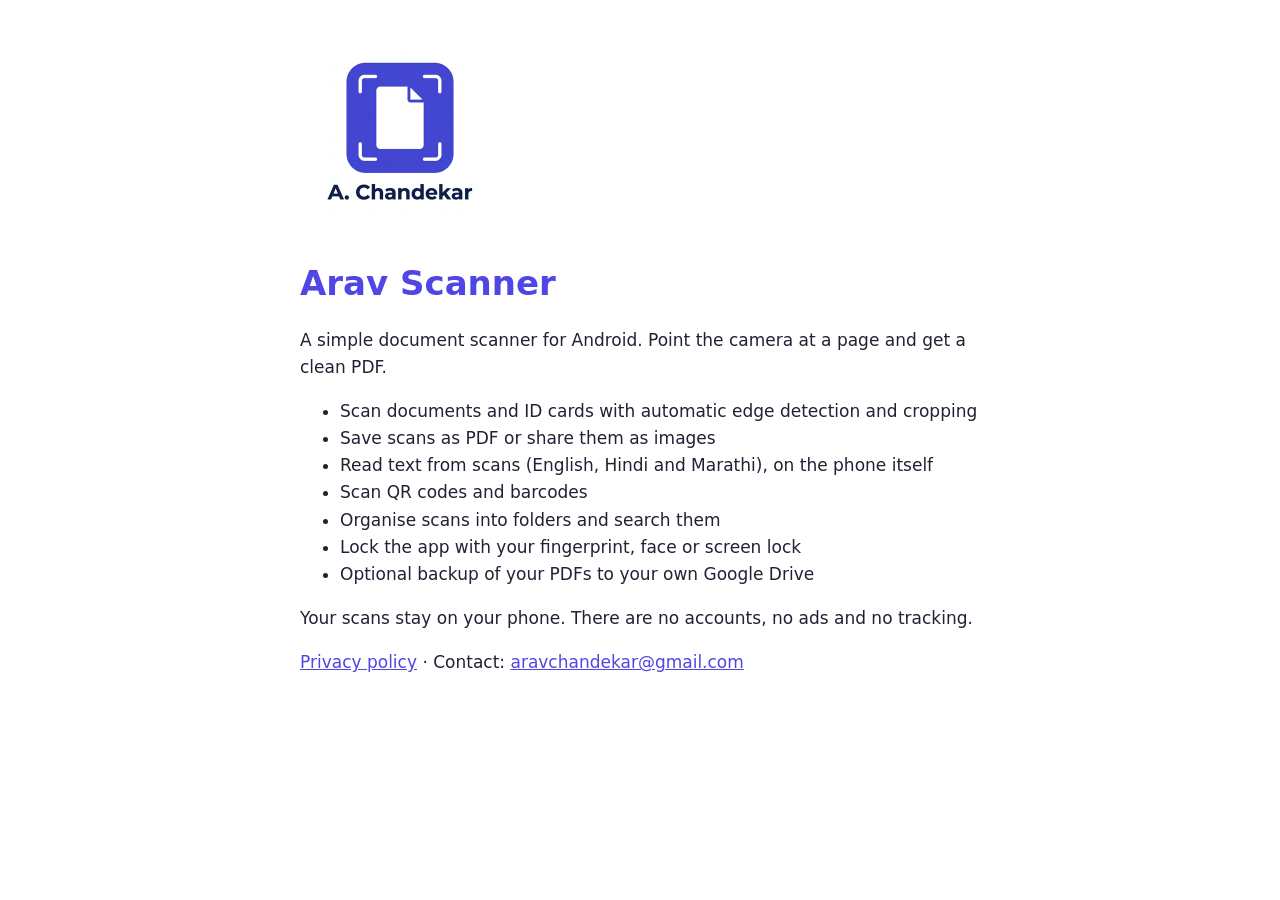
<file: index.html>
<!doctype html>
<html lang="en">
<head>
<meta charset="utf-8">
<meta name="viewport" content="width=device-width, initial-scale=1">
<title>Arav Scanner</title>
<link rel="stylesheet" href="style.css">
<link rel="icon" href="logo.png">
</head>
<body>
<main>
<img src="logo.png" alt="A. Chandekar logo" width="200" height="200">
<h1>Arav Scanner</h1>
<p>A simple document scanner for Android. Point the camera at a page and get a clean PDF.</p>
<ul>
<li>Scan documents and ID cards with automatic edge detection and cropping</li>
<li>Save scans as PDF or share them as images</li>
<li>Read text from scans (English, Hindi and Marathi), on the phone itself</li>
<li>Scan QR codes and barcodes</li>
<li>Organise scans into folders and search them</li>
<li>Lock the app with your fingerprint, face or screen lock</li>
<li>Optional backup of your PDFs to your own Google Drive</li>
</ul>
<p>Your scans stay on your phone. There are no accounts, no ads and no tracking.</p>
<p><a href="privacy.html">Privacy policy</a> · Contact: <a href="mailto:aravchandekar@gmail.com">aravchandekar@gmail.com</a></p>
</main>
</body>
</html>
</file>
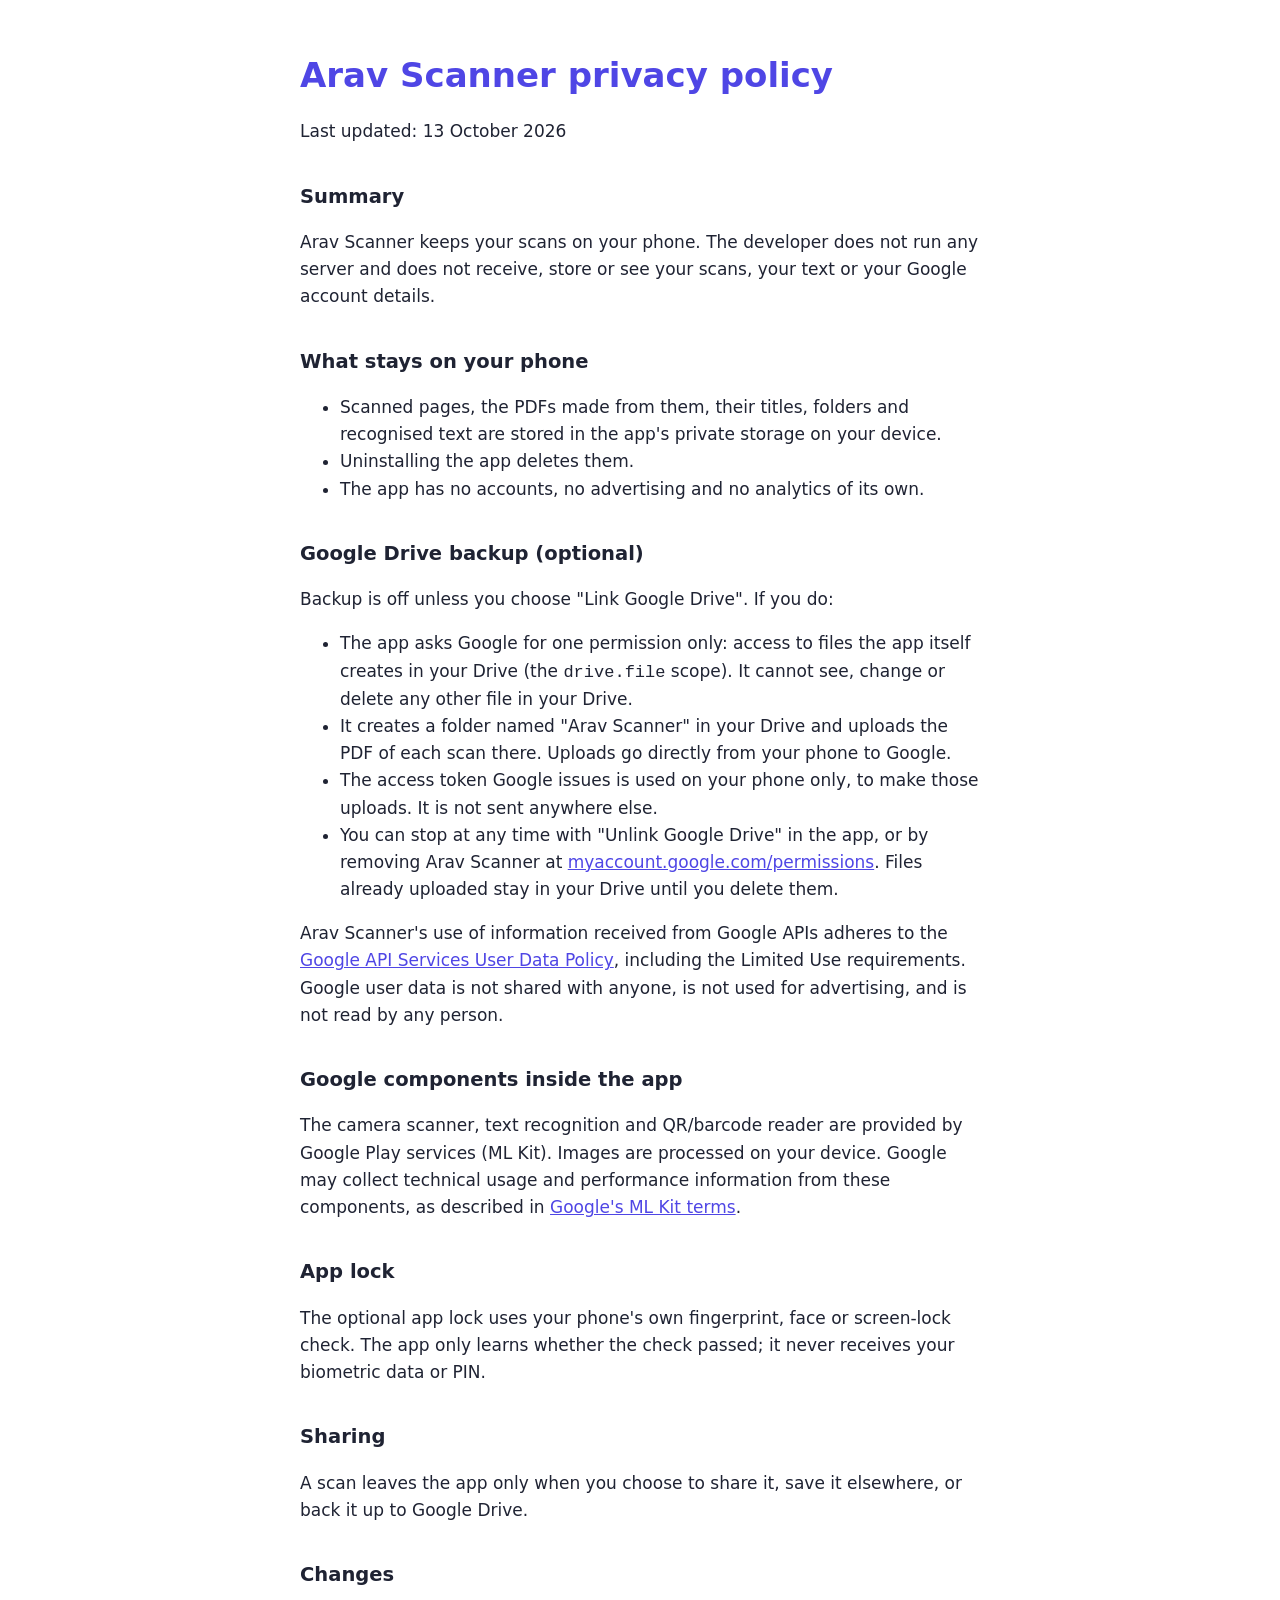
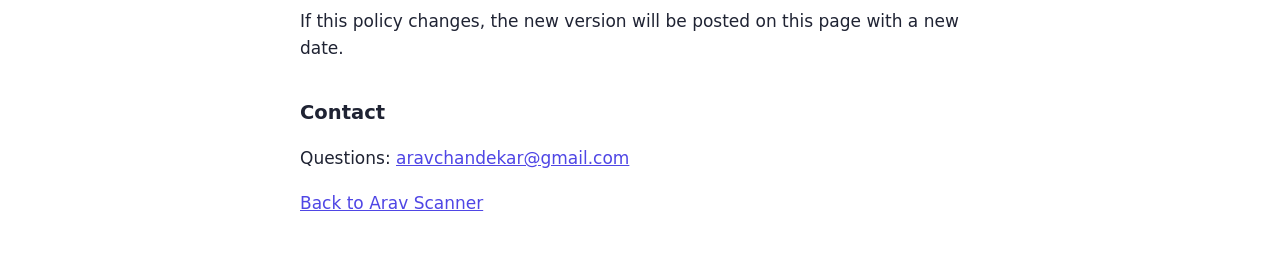
<file: privacy.html>
<!doctype html>
<html lang="en">
<head>
<meta charset="utf-8">
<meta name="viewport" content="width=device-width, initial-scale=1">
<title>Privacy policy – Arav Scanner</title>
<link rel="stylesheet" href="style.css">
</head>
<body>
<main>
<h1>Arav Scanner privacy policy</h1>
<p>Last updated: 13 October 2026</p>

<h2>Summary</h2>
<p>Arav Scanner keeps your scans on your phone. The developer does not run any server and does not receive, store or see your scans, your text or your Google account details.</p>

<h2>What stays on your phone</h2>
<ul>
<li>Scanned pages, the PDFs made from them, their titles, folders and recognised text are stored in the app's private storage on your device.</li>
<li>Uninstalling the app deletes them.</li>
<li>The app has no accounts, no advertising and no analytics of its own.</li>
</ul>

<h2>Google Drive backup (optional)</h2>
<p>Backup is off unless you choose "Link Google Drive". If you do:</p>
<ul>
<li>The app asks Google for one permission only: access to files the app itself creates in your Drive (the <code>drive.file</code> scope). It cannot see, change or delete any other file in your Drive.</li>
<li>It creates a folder named "Arav Scanner" in your Drive and uploads the PDF of each scan there. Uploads go directly from your phone to Google.</li>
<li>The access token Google issues is used on your phone only, to make those uploads. It is not sent anywhere else.</li>
<li>You can stop at any time with "Unlink Google Drive" in the app, or by removing Arav Scanner at <a href="https://myaccount.google.com/permissions">myaccount.google.com/permissions</a>. Files already uploaded stay in your Drive until you delete them.</li>
</ul>
<p>Arav Scanner's use of information received from Google APIs adheres to the <a href="https://developers.google.com/terms/api-services-user-data-policy">Google API Services User Data Policy</a>, including the Limited Use requirements. Google user data is not shared with anyone, is not used for advertising, and is not read by any person.</p>

<h2>Google components inside the app</h2>
<p>The camera scanner, text recognition and QR/barcode reader are provided by Google Play services (ML Kit). Images are processed on your device. Google may collect technical usage and performance information from these components, as described in <a href="https://developers.google.com/ml-kit/terms">Google's ML Kit terms</a>.</p>

<h2>App lock</h2>
<p>The optional app lock uses your phone's own fingerprint, face or screen-lock check. The app only learns whether the check passed; it never receives your biometric data or PIN.</p>

<h2>Sharing</h2>
<p>A scan leaves the app only when you choose to share it, save it elsewhere, or back it up to Google Drive.</p>

<h2>Changes</h2>
<p>If this policy changes, the new version will be posted on this page with a new date.</p>

<h2>Contact</h2>
<p>Questions: <a href="mailto:aravchandekar@gmail.com">aravchandekar@gmail.com</a></p>

<p><a href="./">Back to Arav Scanner</a></p>
</main>
</body>
</html>
</file>
<file: style.css>
body { font: 17px/1.6 system-ui, sans-serif; color: #1f2333; background: #fff; margin: 0; }
main { max-width: 680px; margin: 0 auto; padding: 32px 16px; }
h1 { color: #4f46e5; line-height: 1.2; }
h2 { font-size: 1.15em; margin-top: 1.8em; }
a { color: #4f46e5; }
@media (prefers-color-scheme: dark) {
  body { color: #e6e7ee; background: #14151c; }
  h1, a { color: #a5b4fc; }
}
</file>
